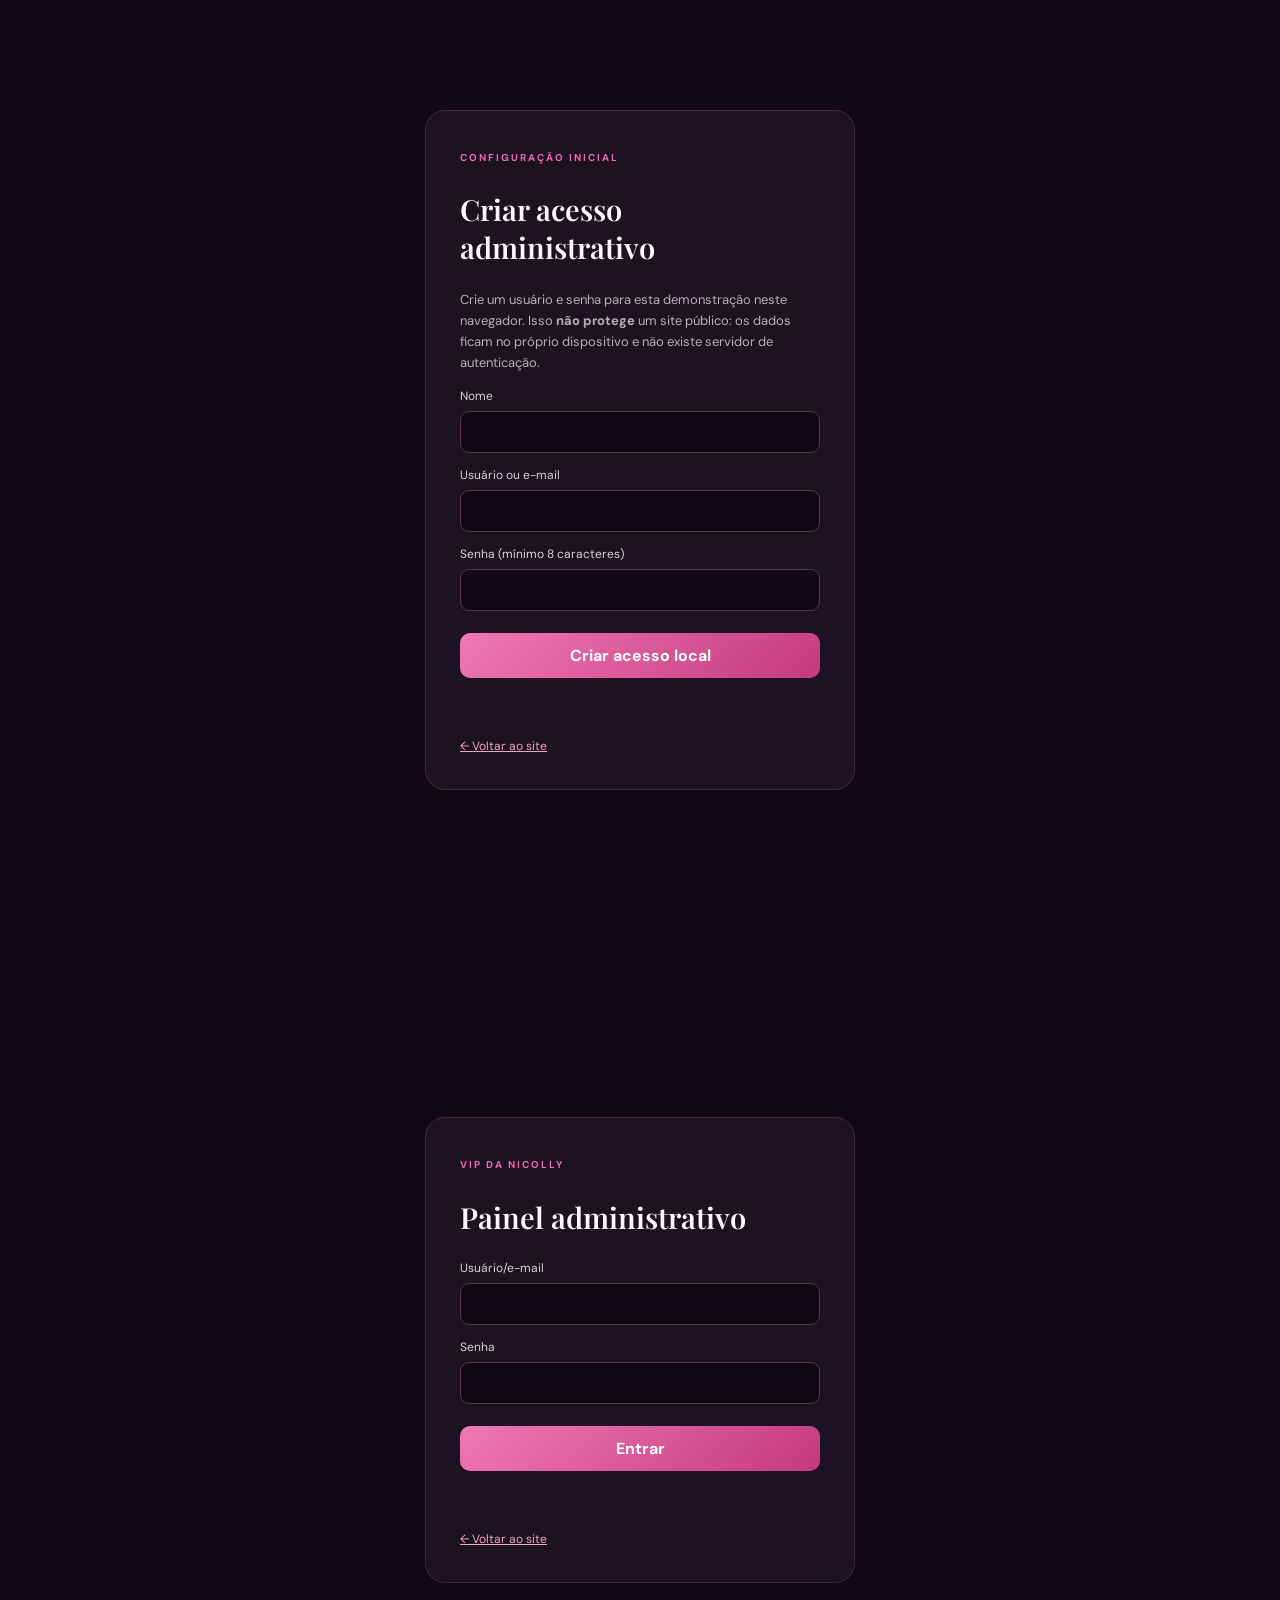
<file: admin.html>
<!doctype html><html lang="pt-BR"><head><meta charset="utf-8"><meta name="viewport" content="width=device-width,initial-scale=1"><meta name="robots" content="noindex,nofollow"><title>Painel administrativo | VIP da Nicolly</title><link rel="icon" href="favicon.svg"><link rel="stylesheet" href="admin.css"></head><body>
<div id="setup" class="auth-wrap" hidden><section class="auth-card"><span class="eyebrow">CONFIGURAÇÃO INICIAL</span><h1>Criar acesso administrativo</h1><p>Crie um usuário e senha para esta demonstração neste navegador. Isso <b>não protege</b> um site público: os dados ficam no próprio dispositivo e não existe servidor de autenticação.</p><form id="setup-form"><label>Nome<input id="setup-name" required></label><label>Usuário ou e-mail<input id="setup-user" required></label><label>Senha (mínimo 8 caracteres)<input id="setup-pass" type="password" minlength="8" required></label><button class="btn full">Criar acesso local</button><p class="msg" id="setup-msg"></p></form><a href="index.html">← Voltar ao site</a></section></div>
<div id="login" class="auth-wrap" hidden><section class="auth-card"><span class="eyebrow">VIP DA NICOLLY</span><h1>Painel administrativo</h1><form id="login-form"><label>Usuário/e-mail<input id="admin-user" required></label><label>Senha<input id="admin-pass" type="password" required></label><button class="btn full">Entrar</button><p class="msg" id="login-msg"></p></form><a href="index.html">← Voltar ao site</a></section></div>
<div id="app" hidden><aside class="sidebar"><a class="brand" href="index.html">♥ VIP NICOLLY</a><div class="side-label">GERENCIAMENTO</div><button class="side-link active" data-tab="overview">▦ Visão geral</button><button class="side-link" data-tab="customers">♙ Clientes</button><button class="side-link" data-tab="payments">＄ Pagamentos</button><button class="side-link" data-tab="settings">⚙ Configurações</button><button class="side-link" data-tab="admins">♧ Administradores</button><div class="side-bottom"><a href="index.html" target="_blank">↗ Ver site</a><button id="logout">Sair da conta</button></div></aside>
<main class="main"><header class="main-head"><div><span class="eyebrow">CENTRAL DE CONTROLE</span><h1 id="page-title">Visão geral</h1></div><span class="admin-chip" id="admin-label">Administrador</span></header>
<section class="tab active" id="tab-overview"><div class="stats"><article><span>CLIENTES CADASTRADOS</span><b id="stat-clients">0</b><small>Contas neste navegador</small></article><article><span>PAGAMENTOS APROVADOS</span><b id="stat-paid">0</b><small>Registros manuais</small></article><article><span>RECEITA REGISTRADA</span><b id="stat-revenue">R$ 0,00</b><small>Não é consulta bancária</small></article><article><span>AGUARDANDO CONFERÊNCIA</span><b id="stat-pending">0</b><small>Comprovantes pendentes</small></article></div><div class="panel"><div class="panel-head"><div><h2>Atividade recente</h2><p>Cadastros e pagamentos registrados localmente.</p></div><button class="btn btn-sm" data-go="payments">Ver pagamentos</button></div><div id="recent"></div></div><div class="notice">⚠ <b>Modo demonstração:</b> os dados ficam apenas neste navegador. Não existe autenticação segura, banco de dados compartilhado, confirmação automática de Pix ou webhook Mercado Pago nesta versão.</div></section>
<section class="tab" id="tab-customers"><div class="panel"><div class="panel-head"><div><h2>Clientes</h2><p>Cadastros feitos neste navegador.</p></div><input id="customer-search" class="search" placeholder="Buscar nome ou e-mail"></div><div class="table-wrap"><table><thead><tr><th>CLIENTE</th><th>CONTATO</th><th>CADASTRO</th><th>SITUAÇÃO</th><th>AÇÕES</th></tr></thead><tbody id="customer-rows"></tbody></table></div></div></section>
<section class="tab" id="tab-payments"><div class="panel"><div class="panel-head"><div><h2>Pagamentos</h2><p>Registre manualmente a conferência dos comprovantes.</p></div><button class="btn btn-sm" id="new-payment">+ Registrar pagamento</button></div><div class="table-wrap"><table><thead><tr><th>CLIENTE</th><th>PLANO</th><th>VALOR</th><th>DATA</th><th>STATUS</th><th>AÇÕES</th></tr></thead><tbody id="payment-rows"></tbody></table></div></div><div class="notice">Não marque um pagamento como aprovado sem conferir a transação na conta oficial do Mercado Pago. O site não recebe notificações do provedor.</div></section>
<section class="tab" id="tab-settings"><div class="panel"><h2>Conteúdo e atendimento</h2><p>Altera apenas a cópia local deste navegador; não publica no GitHub.</p><form id="settings-form" class="settings-grid"><label>Texto principal<textarea id="set-hero" rows="3"></textarea></label><label>WhatsApp (somente números, com DDI)<input id="set-wa"></label><label>Mensagem de atendimento<textarea id="set-message" rows="2"></textarea></label><label>Link do convite do grupo VIP<input id="set-group" placeholder="https://chat.whatsapp.com/..."></label><div class="full-row"><h3>Planos e links atuais</h3><div id="plan-fields" class="plan-fields"></div></div><button class="btn">Salvar configurações locais</button><p class="msg" id="settings-msg"></p></form></div></section>
<section class="tab" id="tab-admins"><div class="panel"><h2>Administradores deste navegador</h2><p>Adicione perfis para demonstração. Não são contas compartilhadas nem seguras para produção.</p><form id="add-admin" class="inline-form"><input id="new-admin-name" placeholder="Nome" required><input id="new-admin-user" placeholder="Usuário/e-mail" required><input id="new-admin-pass" type="password" minlength="8" placeholder="Senha (8+ caracteres)" required><button class="btn">Adicionar</button></form><div id="admin-list"></div></div></section>
</main></div>
<div class="modal" id="payment-modal"><div class="modal-card"><button class="x" data-close>×</button><h2>Registrar pagamento</h2><form id="payment-form"><label>Cliente<select id="pay-client" required></select></label><label>Plano<select id="pay-plan"><option value="semanal">Semanal</option><option value="mensal">Mensal</option><option value="vitalicio">Vitalício</option></select></label><label>Valor (R$)<input id="pay-value" required inputmode="decimal"></label><label>Status<select id="pay-status"><option>Pendente</option><option>Aprovado</option><option>Recusado</option></select></label><label>Data<input id="pay-date" type="date" required></label><button class="btn full">Salvar registro</button></form></div></div><script src="admin.js"></script></body></html>
</file>
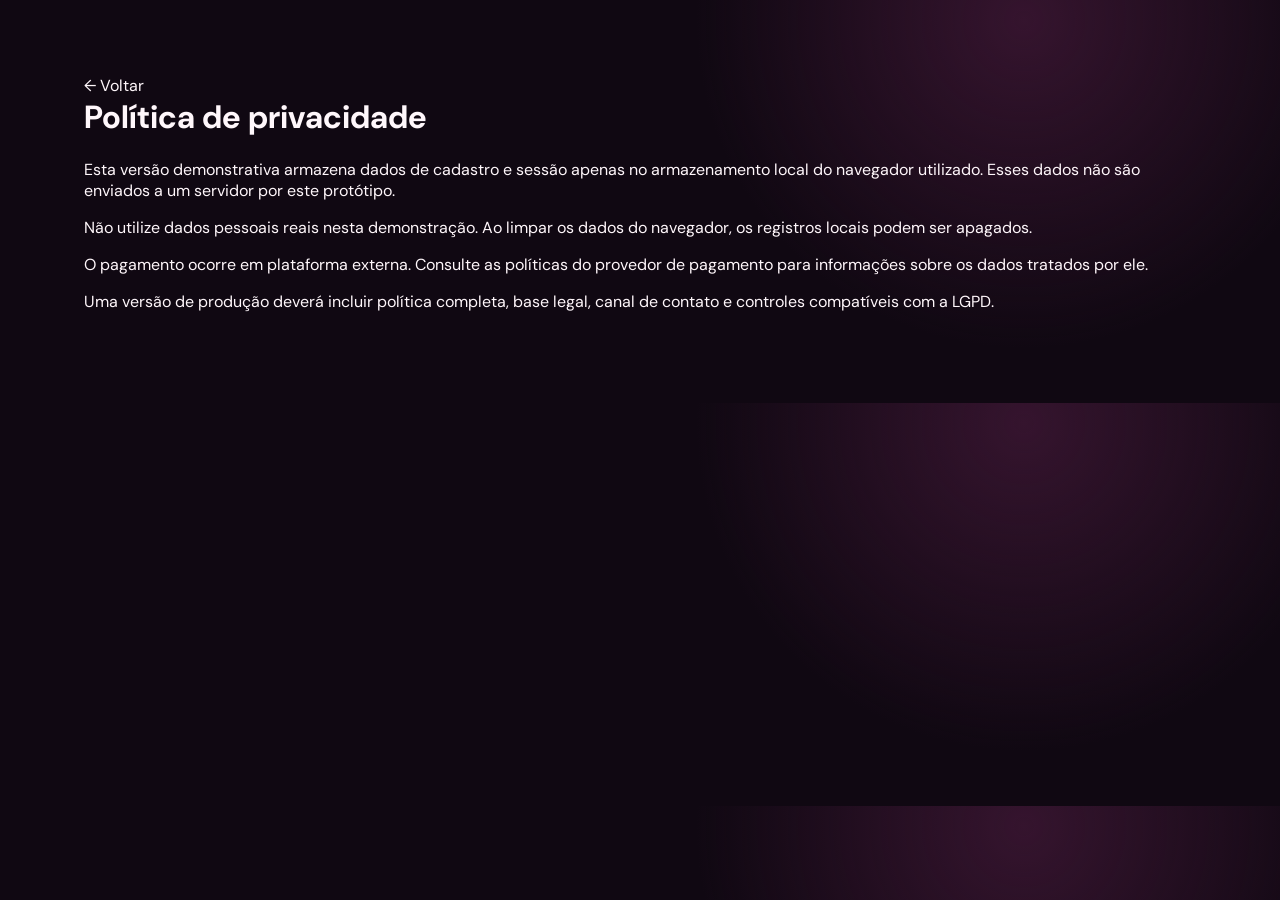
<file: privacidade.html>
<!doctype html><html lang="pt-BR"><meta charset="utf-8"><meta name="viewport" content="width=device-width,initial-scale=1"><title>Privacidade | VIP da Nicolly</title><link rel="stylesheet" href="style.css"><main class="section"><a href="index.html">← Voltar</a><h1>Política de privacidade</h1><p>Esta versão demonstrativa armazena dados de cadastro e sessão apenas no armazenamento local do navegador utilizado. Esses dados não são enviados a um servidor por este protótipo.</p><p>Não utilize dados pessoais reais nesta demonstração. Ao limpar os dados do navegador, os registros locais podem ser apagados.</p><p>O pagamento ocorre em plataforma externa. Consulte as políticas do provedor de pagamento para informações sobre os dados tratados por ele.</p><p>Uma versão de produção deverá incluir política completa, base legal, canal de contato e controles compatíveis com a LGPD.</p></main></html>
</file>
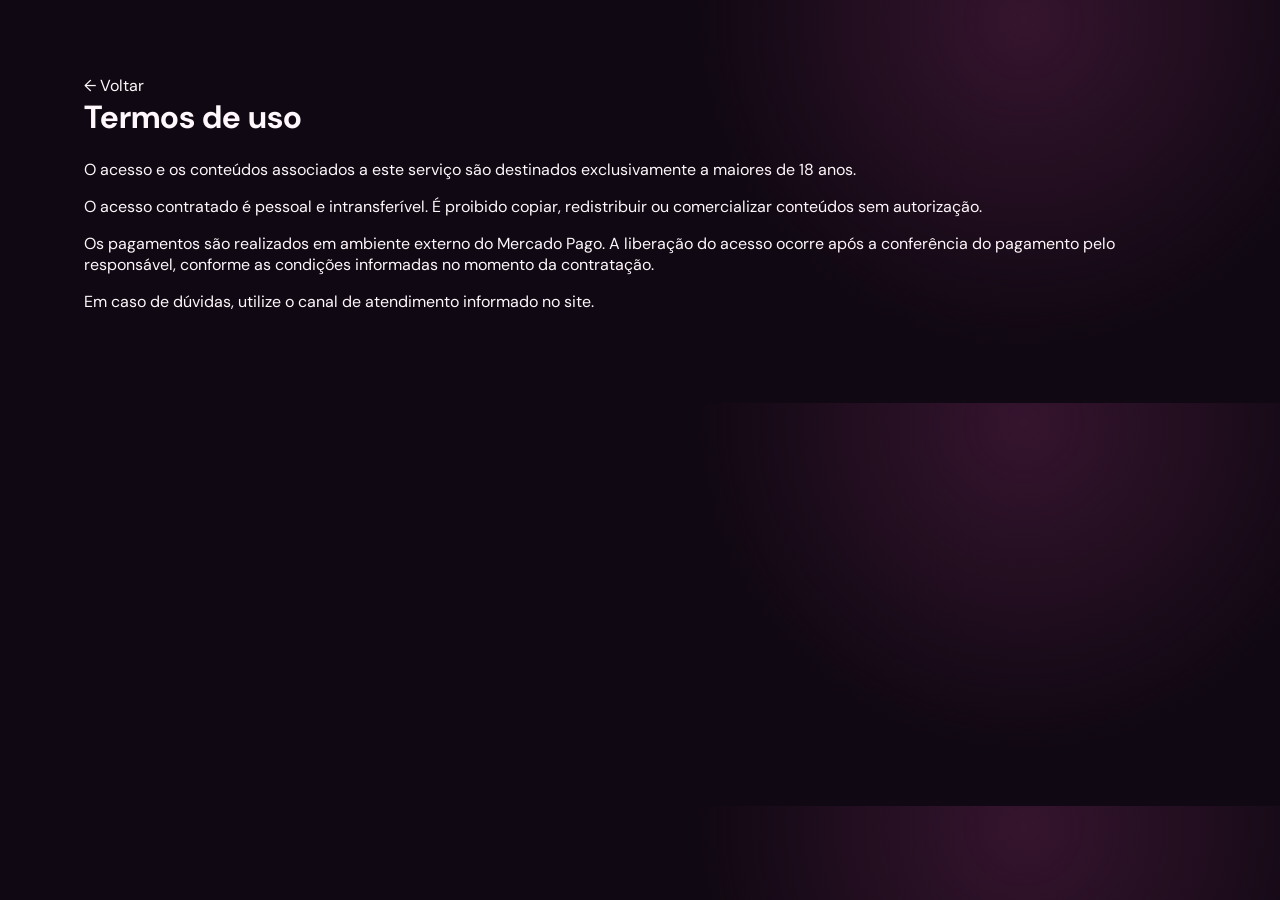
<file: termos.html>
<!doctype html><html lang="pt-BR"><meta charset="utf-8"><meta name="viewport" content="width=device-width,initial-scale=1"><title>Termos de uso | VIP da Nicolly</title><link rel="stylesheet" href="style.css"><main class="section"><a href="index.html">← Voltar</a><h1>Termos de uso</h1><p>O acesso e os conteúdos associados a este serviço são destinados exclusivamente a maiores de 18 anos.</p><p>O acesso contratado é pessoal e intransferível. É proibido copiar, redistribuir ou comercializar conteúdos sem autorização.</p><p>Os pagamentos são realizados em ambiente externo do Mercado Pago. A liberação do acesso ocorre após a conferência do pagamento pelo responsável, conforme as condições informadas no momento da contratação.</p><p>Em caso de dúvidas, utilize o canal de atendimento informado no site.</p></main></html>
</file>
<file: admin.css>
@import url('https://fonts.googleapis.com/css2?family=DM+Sans:wght@400;500;600;700&family=Playfair+Display:wght@600&display=swap');:root{--bg:#100812;--panel:#1d1221;--panel2:#28172c;--pink:#ee6ba9;--line:#47263e;--muted:#bdaaba;--white:#fff7fb}*{box-sizing:border-box}body{margin:0;background:var(--bg);color:var(--white);font-family:'DM Sans',sans-serif}button,input,select,textarea{font:inherit}.btn{border:0;border-radius:10px;background:linear-gradient(135deg,#f078b3,#c43b7d);padding:12px 17px;color:white;font-weight:700;cursor:pointer}.btn-sm{padding:9px 13px;font-size:12px}.full{width:100%;margin-top:8px}.auth-wrap{min-height:100vh;display:grid;place-items:center;padding:18px}.auth-card{width:min(100%,430px);padding:34px;background:var(--panel);border:1px solid var(--line);border-radius:20px}.auth-card h1{font:600 29px 'Playfair Display'}.auth-card p{font-size:13px;color:var(--muted);line-height:1.6}.auth-card a{display:inline-block;margin-top:18px;color:#f2a4c8;font-size:12px}.eyebrow{font-size:10px;letter-spacing:2px;color:var(--pink);font-weight:700}.auth-card label,.settings-grid label,.modal label{display:block;color:#dfcedb;font-size:12px;margin:14px 0}.auth-card input,.settings-grid input,.settings-grid textarea,.modal input,.modal select,.search,.inline-form input{display:block;width:100%;margin-top:7px;background:#100812;border:1px solid #59354f;border-radius:9px;padding:12px;color:white;outline:none}.msg{font-size:12px;color:#ff9cbe;min-height:16px}.sidebar{position:fixed;inset:0 auto 0 0;width:235px;background:#190f1d;border-right:1px solid var(--line);padding:25px 15px;display:flex;flex-direction:column}.brand{font-weight:800;letter-spacing:1px;color:white;padding:5px 10px 34px}.side-label{font-size:9px;letter-spacing:2px;color:#987f93;padding:0 10px 12px}.side-link{background:none;border:0;color:#cbb9c9;text-align:left;padding:13px 12px;border-radius:9px;cursor:pointer;margin:2px 0}.side-link.active,.side-link:hover{background:#42213a;color:#fff}.side-bottom{margin-top:auto;display:grid;gap:12px;padding:12px}.side-bottom a,.side-bottom button{background:none;border:0;color:#d7bfd1;text-align:left;text-decoration:none;cursor:pointer;font-size:12px}.main{margin-left:235px;padding:32px;max-width:1500px}.main-head{display:flex;align-items:center;justify-content:space-between;margin-bottom:28px}.main-head h1{font:600 34px 'Playfair Display';margin:7px 0}.admin-chip{font-size:11px;padding:9px 13px;border-radius:20px;background:#332039;color:#f5c4dd}.tab{display:none}.tab.active{display:block}.stats{display:grid;grid-template-columns:repeat(4,1fr);gap:13px;margin-bottom:18px}.stats article,.panel{background:var(--panel);border:1px solid #ffffff12;border-radius:15px;padding:21px}.stats span{display:block;color:#b99fb4;font-size:9px;letter-spacing:1px}.stats b{display:block;font-size:28px;margin:12px 0 4px}.stats small,.panel p{color:var(--muted);font-size:11px}.panel{margin-bottom:17px}.panel h2{font:600 23px 'Playfair Display';margin:0 0 5px}.panel-head{display:flex;align-items:center;justify-content:space-between;gap:15px;margin-bottom:20px}.panel-head p{margin:0}.notice{padding:15px 17px;border:1px solid #946c34;background:#392a1a;color:#f4d9a7;border-radius:12px;font-size:12px;line-height:1.6;margin:18px 0}.table-wrap{overflow-x:auto}table{border-collapse:collapse;width:100%;min-width:650px;text-align:left}th,td{padding:13px 10px;border-bottom:1px solid #ffffff12;font-size:11px}th{color:#b99fb4;font-size:9px;letter-spacing:1px}td{color:#eadce7}.pill{display:inline-block;padding:5px 8px;border-radius:20px;background:#39243a;color:#f6c0db;font-size:10px}.action{border:0;background:none;color:#f08ab9;cursor:pointer;font-size:11px;margin-right:8px}.search{max-width:230px;margin:0}.settings-grid{display:grid;grid-template-columns:1fr 1fr;gap:5px 18px}.settings-grid textarea{resize:vertical}.full-row{grid-column:1/-1}.plan-fields{display:grid;grid-template-columns:repeat(3,1fr);gap:12px}.plan-fields label{margin:5px 0}.inline-form{display:grid;grid-template-columns:1fr 1fr 1fr auto;gap:8px;margin:20px 0}.inline-form input{margin:0}.admin-row{padding:13px;border-bottom:1px solid #ffffff12;font-size:12px}.modal{display:none;position:fixed;inset:0;background:#07040bdc;place-items:center;padding:18px;z-index:10}.modal.open{display:grid}.modal-card{width:min(100%,430px);background:var(--panel);border:1px solid var(--line);border-radius:18px;padding:28px;position:relative}.modal-card h2{font:600 25px 'Playfair Display'}.x{position:absolute;right:14px;top:10px;background:none;border:0;color:#fff;font-size:25px;cursor:pointer}@media(max-width:950px){.sidebar{width:190px}.main{margin-left:190px;padding:22px}.stats{grid-template-columns:1fr 1fr}.plan-fields{grid-template-columns:1fr}}@media(max-width:650px){.sidebar{position:static;width:auto;height:auto;padding:12px;display:flex;flex-direction:row;flex-wrap:wrap;align-items:center}.brand{padding:8px}.side-label{display:none}.side-link{font-size:10px;padding:9px}.side-bottom{margin:0 0 0 auto;display:flex;padding:5px}.main{margin:0;padding:16px}.main-head h1{font-size:27px}.stats{gap:8px}.stats article{padding:13px}.stats b{font-size:22px}.panel{padding:15px}.panel-head{align-items:flex-start;flex-direction:column}.settings-grid{grid-template-columns:1fr}.full-row{grid-column:auto}.inline-form{grid-template-columns:1fr}.admin-chip{display:none}}
</file>
<file: style.css>
@import url('https://fonts.googleapis.com/css2?family=DM+Sans:wght@400;500;600;700&family=Playfair+Display:wght@500;600;700&display=swap');
:root{--bg:#100812;--panel:#1b1020;--panel2:#241329;--pink:#f06aa9;--pink2:#c83c82;--text:#fff7fb;--muted:#c0aeba;--line:#47253e;--green:#7de0b0}*{box-sizing:border-box}html{scroll-behavior:smooth}body{margin:0;background:radial-gradient(circle at 80% 5%,#35142e 0,transparent 30%),var(--bg);color:var(--text);font-family:'DM Sans',sans-serif}a{color:inherit;text-decoration:none}button,input{font:inherit}.topbar{height:76px;padding:0 max(calc((100vw - 1160px)/2),24px);display:flex;align-items:center;justify-content:space-between;border-bottom:1px solid #ffffff12;background:#100812df;backdrop-filter:blur(16px);position:sticky;top:0;z-index:5}.brand{display:flex;align-items:center;gap:11px;font-size:14px;letter-spacing:2px}.brand-mark{display:grid;place-items:center;width:35px;height:35px;border-radius:12px;background:linear-gradient(135deg,var(--pink),#8e235e);font-size:20px}.topbar nav{display:flex;align-items:center;gap:27px;font-size:13px;color:var(--muted)}.topbar nav a:hover,footer a:hover{color:var(--pink)}.btn{border:0;border-radius:12px;padding:14px 20px;background:linear-gradient(135deg,var(--pink),var(--pink2));color:white;font-weight:700;cursor:pointer;display:inline-flex;justify-content:center;align-items:center;gap:12px;box-shadow:0 10px 30px #e94e9630;transition:.2s}.btn:hover{transform:translateY(-2px);filter:brightness(1.08)}.btn-small{padding:10px 15px}.btn-outline{background:transparent;border:1px solid #a65382;color:#f6c6dc;box-shadow:none}.hero{max-width:1160px;margin:auto;min-height:580px;padding:90px 24px 80px;display:grid;grid-template-columns:1.05fr .95fr;align-items:center;gap:50px}.eyebrow{font-size:10px;letter-spacing:3px;font-weight:700;color:var(--pink)}h1,h2,h3,p{margin-top:0}.hero h1{font:600 clamp(42px,5.2vw,68px)/1.08 'Playfair Display',serif;max-width:620px;margin:18px 0}.hero h1 em{color:var(--pink);font-weight:500}.hero-copy>p{color:var(--muted);font-size:16px;line-height:1.8;max-width:510px}.hero-actions{display:flex;gap:12px;flex-wrap:wrap;margin:28px 0}.trust{display:flex;gap:18px;flex-wrap:wrap;color:#bba9b8;font-size:11px}.hero-art{min-height:380px;position:relative;display:grid;place-items:center}.orb{position:absolute;width:340px;height:340px;background:#dc4e9730;filter:blur(70px);border-radius:50%}.hero-card{z-index:1;width:min(300px,75%);height:355px;border:1px solid #f7a4ce55;border-radius:28px;background:linear-gradient(150deg,#4a1c3b,#1b1020 70%);box-shadow:0 25px 90px #0008;display:flex;flex-direction:column;align-items:center;justify-content:center;gap:17px;transform:rotate(4deg)}.heart-big{font-size:100px;color:#f178b4;text-shadow:0 0 40px #f06aa988}.hero-card span,.hero-card small{letter-spacing:4px;color:#e9a9ca;font-size:10px}.hero-card strong{text-align:center;font:600 27px/1.2 'Playfair Display'}.floating{position:absolute;z-index:2;padding:13px 17px;border:1px solid #ffffff24;background:#241329e8;border-radius:12px;color:#f5c6dc;font-size:12px;box-shadow:0 12px 35px #0005}.f1{top:55px;right:0}.f2{bottom:55px;left:0}.section{max-width:1160px;margin:auto;padding:75px 24px}.section-heading{text-align:center;margin-bottom:38px}.section-heading h2,.member-callout h2{font:600 38px 'Playfair Display';margin:10px 0}.section-heading p{color:var(--muted)}.plans{display:grid;grid-template-columns:repeat(3,1fr);gap:18px}.plan{padding:28px;border:1px solid var(--line);border-radius:20px;background:linear-gradient(150deg,#241329,#170e1a);display:flex;flex-direction:column;min-height:340px}.plan.featured{border-color:#db5b9d;box-shadow:0 15px 45px #d7468b20;transform:translateY(-8px)}.plan-tag{color:var(--pink);font-size:10px;letter-spacing:2px;font-weight:700}.plan h3{font-size:19px;margin:20px 0 5px}.plan-desc{color:var(--muted);font-size:12px}.price{font:600 38px 'Playfair Display';margin:22px 0}.price small{font:12px 'DM Sans';color:var(--muted)}.plan ul{padding-left:18px;color:#d7c7d3;font-size:13px;line-height:2;flex:1}.plan .btn{width:100%;margin-top:15px}.steps-section{padding:80px 24px;background:#ffffff06}.steps{max-width:1160px;margin:auto;display:grid;grid-template-columns:repeat(4,1fr);gap:15px}.steps article{padding:25px;border:1px solid #ffffff12;border-radius:16px;background:#1b1020}.steps i{font-style:normal;color:var(--pink);font-size:12px;letter-spacing:2px}.steps h3{font-size:16px;margin:20px 0 8px}.steps p{color:var(--muted);font-size:12px;line-height:1.7;margin:0}.member-callout{max-width:1112px;margin:75px auto;padding:34px 40px;border-radius:20px;border:1px solid #a9447a;background:linear-gradient(110deg,#32172c,#1b1020);display:flex;align-items:center;justify-content:space-between;gap:20px}.member-callout p{color:var(--muted);margin:0}.faq{max-width:850px}.faq details{padding:20px;border-bottom:1px solid var(--line);color:#f6eaf1}.faq summary{cursor:pointer;font-weight:600}.faq details p{margin:15px 0 0;color:var(--muted);line-height:1.7;font-size:14px}footer{border-top:1px solid #ffffff14;padding:35px 24px;text-align:center;color:var(--muted);font-size:12px}footer b{color:#fff;letter-spacing:2px}footer div{display:flex;justify-content:center;gap:20px;margin:15px}footer small{font-size:10px}.modal{position:fixed;inset:0;background:#08040bd9;backdrop-filter:blur(10px);z-index:20;display:none;place-items:center;padding:18px;overflow:auto}.modal.open{display:grid}.modal-card{position:relative;width:min(100%,460px);padding:32px;border:1px solid var(--line);border-radius:22px;background:#1b1020;box-shadow:0 25px 80px #0009}.modal-card h2{font:600 30px 'Playfair Display';margin:10px 0 22px}.x{position:absolute;right:17px;top:12px;border:0;background:none;color:#d8b9cd;font-size:28px;cursor:pointer}.modal label{display:block;color:#ddcbd8;font-size:12px;margin:14px 0}.modal input:not([type=checkbox]){display:block;width:100%;margin-top:7px;padding:13px;border-radius:10px;border:1px solid #56334c;background:#100812;color:white;outline:none}.modal input:focus{border-color:var(--pink)}.check{display:flex!important;align-items:center;gap:9px}.full{width:100%;margin-top:8px}.form-msg{font-size:12px;color:#ff9bbd;min-height:18px}.switch{text-align:center;color:var(--muted);font-size:12px;margin:18px 0 0}.text-btn{border:0;background:none;color:var(--pink);cursor:pointer}.age-gate{position:fixed;inset:0;background:#09050bea;z-index:30;display:none;place-items:center;padding:20px}.age-gate.show{display:grid}.age-card{max-width:450px;text-align:center;padding:38px;border:1px solid var(--line);border-radius:24px;background:#1b1020}.age-symbol{font-size:48px;font-weight:800;color:var(--pink);margin-bottom:15px}.age-card h2{font:600 29px 'Playfair Display';margin:12px}.age-card p,.age-card small{color:var(--muted);line-height:1.7}.age-actions{display:grid;gap:10px;margin:24px 0}.age-actions .btn{width:100%}.account-line{padding:13px;background:#29172a;border-radius:10px;margin:9px 0;font-size:13px;color:#e9d6e3}.account-line b{color:white}.muted{color:var(--muted)}@media(max-width:800px){.topbar{padding:0 16px}.topbar nav{gap:12px}.topbar nav>a{display:none}.hero{grid-template-columns:1fr;padding-top:65px;text-align:center}.hero-copy>p{margin:auto}.hero-actions,.trust{justify-content:center}.hero-art{min-height:350px}.plans{grid-template-columns:1fr}.plan.featured{transform:none}.steps{grid-template-columns:1fr 1fr}.member-callout{margin:45px 16px;display:block;text-align:center}.member-callout .btn{margin-top:22px;width:100%}}@media(max-width:480px){.brand{font-size:11px}.hero h1{font-size:43px}.hero{gap:10px;padding-left:18px;padding-right:18px}.hero-art{min-height:315px}.hero-card{height:290px}.floating{font-size:10px}.section{padding:55px 18px}.steps{grid-template-columns:1fr}.modal-card{padding:26px 20px}.trust{font-size:10px}}
</file>
